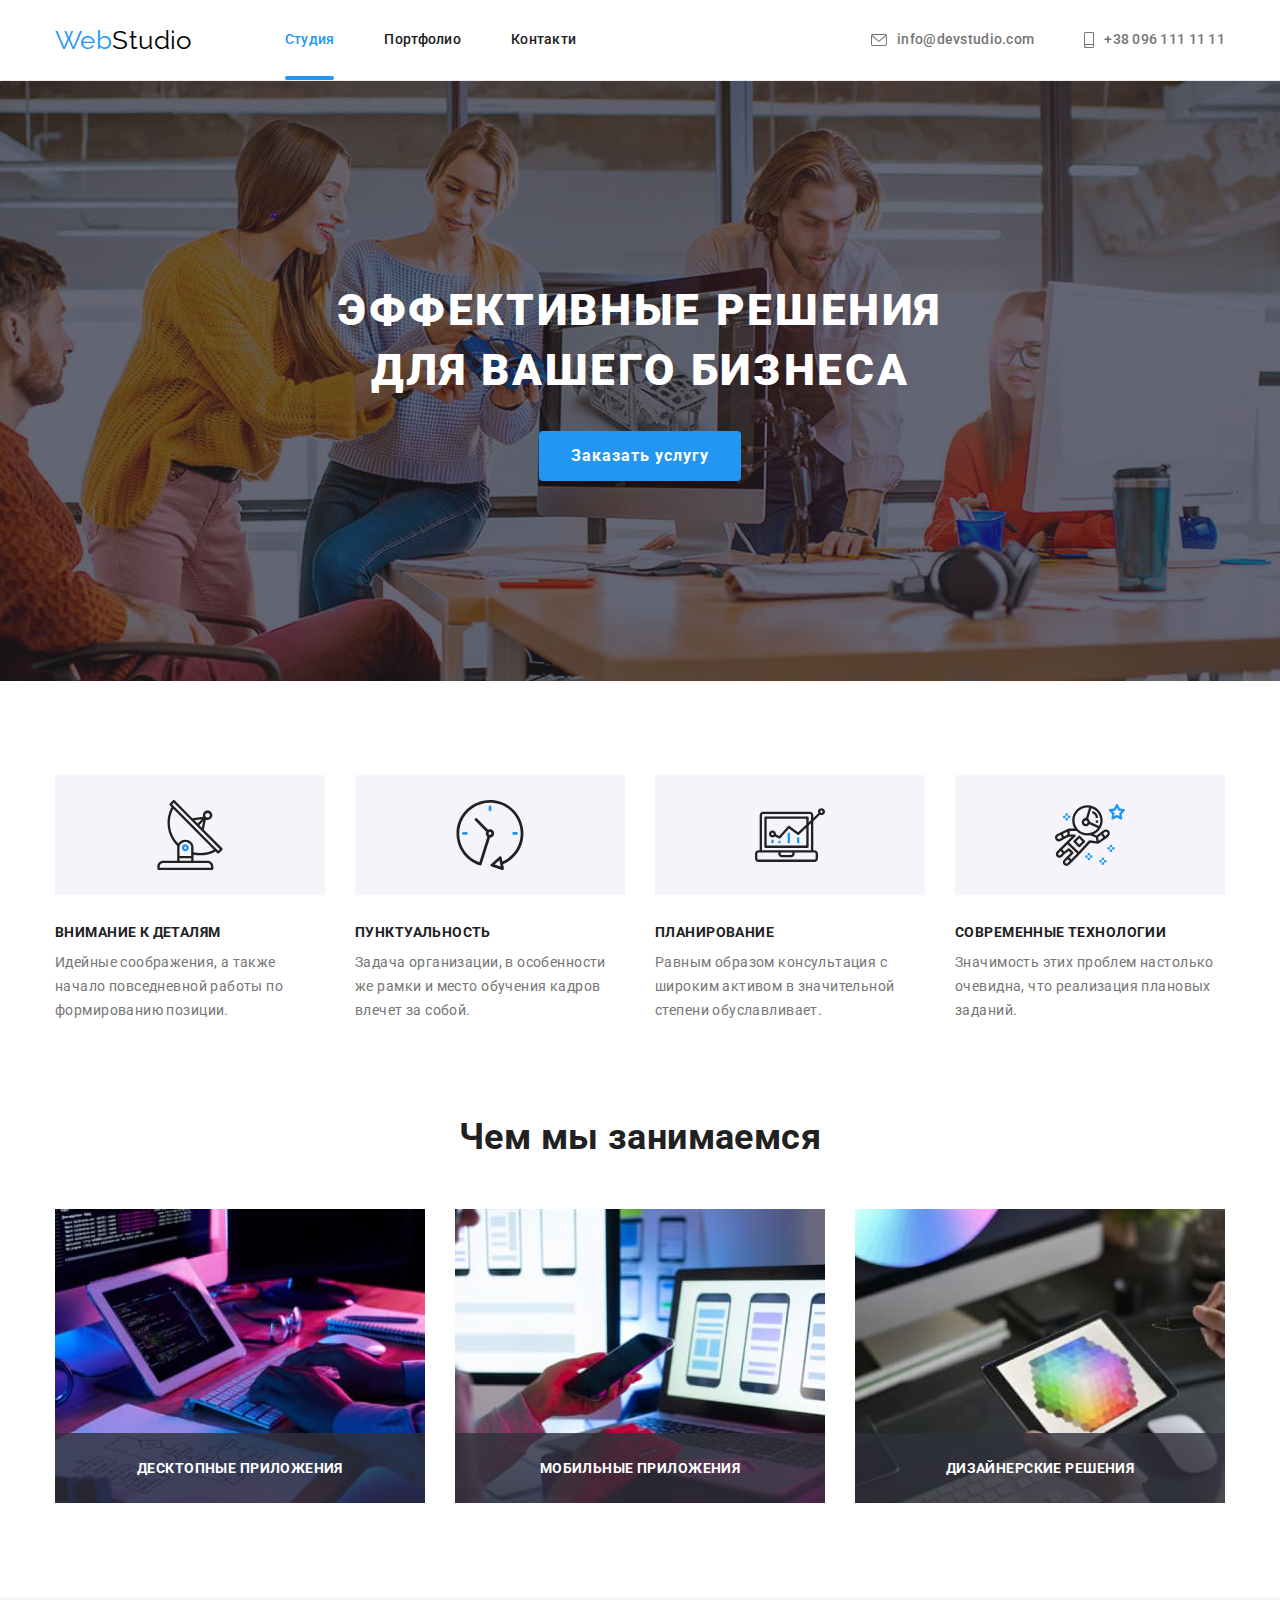
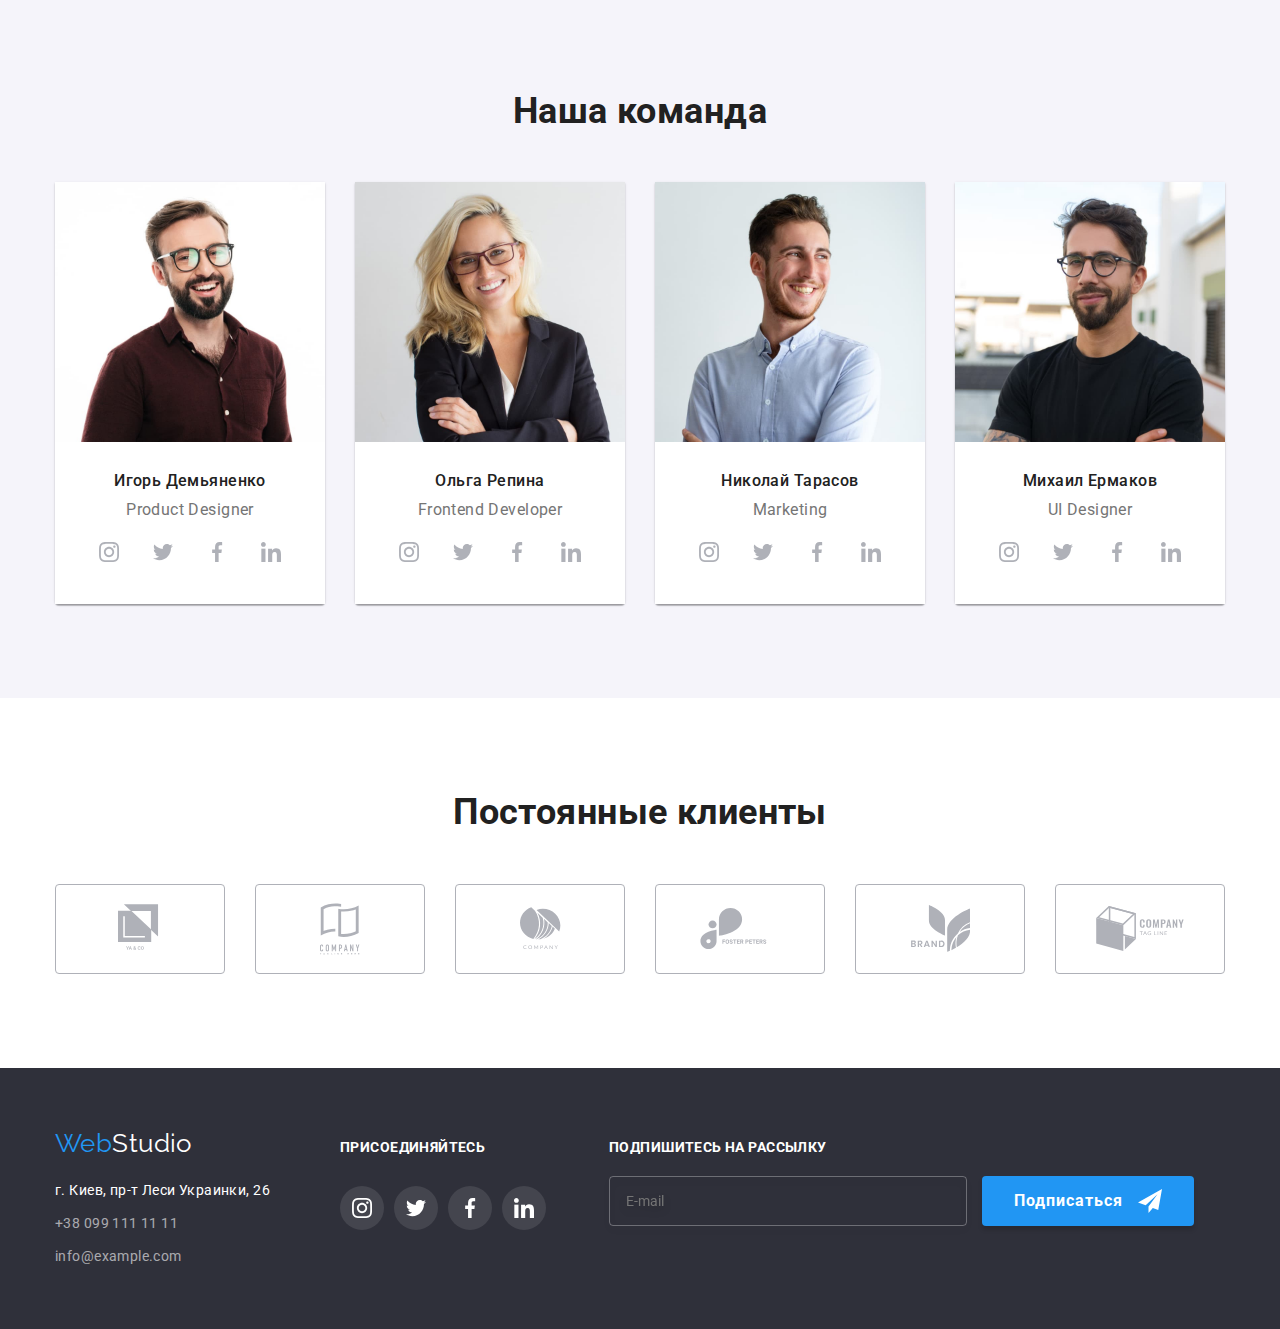
<file: index.html>
<!DOCTYPE html>
<html lang="ru">
  <head>
    <meta charset="UTF-8" />
    <meta http-equiv="X-UA-Compatible" content="IE=edge" />
    <meta name="viewport" content="width=device-width, initial-scale=1.0" />
    <title>goit-markup-hw-01</title>
    <link rel="preconnect" href="https://fonts.gstatic.com" />
    <link
      href="https://fonts.googleapis.com/css2?family=Raleway:wght@700&family=Roboto:wght@400;500;700;900&display=swap"
      rel="stylesheet"
    />
    <link
      rel="stylesheet"
      href="https://cdnjs.cloudflare.com/ajax/libs/modern-normalize/1.0.0/modern-normalize.css"
    />
    <link rel="stylesheet" href="./css/styles.css" />
  </head>

  <body>
    <header class="header">
      <div class="container header-cont">
        <a href="./index.html" class="logo"
          >Web<span class="logo-span">Studio</span></a
        >
        <nav class="nav">
          <ul class="site-nav">
            <li class="item">
              <a href="./index.html" class="link current">Студия</a>
            </li>
            <li class="item">
              <a href="./portfolio.html" class="link">Портфолио</a>
            </li>
            <li class="item"><a href="" class="link">Контакти</a></li>
          </ul>
        </nav>
        <ul class="contacts-header">
          <li class="item">
            <a href="mailto:info@devstudio.com" class="mail">
              <svg class="icon-mail-svg" width="16" height="12">
                <use href="./images/svg/symbol-defs.svg#icon-mail"></use>
              </svg>
              info@devstudio.com</a
            >
          </li>
          <li class="item">
            <a href="tel:+380961111111" class="tel">
              <svg class="icon-tel-svg" width="10" height="16">
                <use href="./images/svg/symbol-defs.svg#icon-phone"></use>
              </svg>
              +38 096 111 11 11</a
            >
          </li>
        </ul>
      </div>
    </header>
    <main>
      <!--секція герой-->
      <section class="hero">
        <div class="container hero-cont">
          <h1 class="hero-title">Эффективные решения для вашего бизнеса</h1>
          <button type="button" class="button hero-btn" data-modal-open>
            Заказать услугу
          </button>
        </div>
      </section>
      <!--секція принципи роботи-->
      <section class="section principles">
        <div class="container">
          <h2 class="hidden">Принципы работы</h2>
          <ul class="principles-list">
            <li class="item anthena">
              <h3 class="section-title">Внимание к деталям</h3>
              <p>
                Идейные соображения, а также начало повседневной работы по
                формированию позиции.
              </p>
            </li>
            <li class="item clock-icon">
              <h3 class="section-title">Пунктуальность</h3>
              <p>
                Задача организации, в особенности же рамки и место обучения
                кадров влечет за собой.
              </p>
            </li>
            <li class="item diagram-icon">
              <h3 class="section-title">Планирование</h3>
              <p>
                Равным образом консультация с широким активом в значительной
                степени обуславливает.
              </p>
            </li>
            <li class="item astronaut-icon">
              <h3 class="section-title">Современные технологии</h3>
              <p>
                Значимость этих проблем настолько очевидна, что реализация
                плановых заданий.
              </p>
            </li>
          </ul>
        </div>
      </section>
      <!--секція перелік послуг-->
      <section class="section about">
        <div class="container about-cont">
          <h2 class="section-title">Чем мы занимаемся</h2>
          <ul class="list-about">
            <li class="item">
              <img
                src="./images/box-1.jpg"
                width="370"
                height="294"
                alt="Написання коду"
              />
              <div class="overlay">
                <h3 class="img-title">Десктопные приложения</h3>
              </div>
            </li>
            <li class="item">
              <img
                src="./images/box-2.jpg"
                width="370"
                height="294"
                alt="Дизайн екранів"
              />
              <div class="overlay">
                <h3 class="img-title">Мобильные приложения</h3>
              </div>
            </li>
            <li class="item">
              <img
                src="./images/box-3.jpg"
                width="370"
                height="294"
                alt="Оформлення кольором"
              />
              <div class="overlay">
                <h3 class="img-title">Дизайнерские решения</h3>
              </div>
            </li>
          </ul>
        </div>
      </section>
      <!--секція команда-->
      <section class="section-team">
        <div class="container">
          <h2 class="section-title">Наша команда</h2>
          <ul class="team-list">
            <li class="item">
              <img
                src="./images/img-1.jpg"
                width="270"
                height="260"
                alt="Игорь Демьяненко"
              />
              <div class="team-label">
                <h3 class="section-title team-title">Игорь Демьяненко</h3>
                <p lang="en">Product Designer</p>
                <ul class="list social-icons">
                  <li class="social-icons-item">
                    <a
                      href=""
                      class="social-icons-link"
                      target="_blank"
                      rel="noopener noreferrer"
                    >
                      <svg class="social-icons-svg">
                        <use
                          href="./images/svg/symbol-defs.svg#icon-instagram"
                        ></use>
                      </svg>
                    </a>
                  </li>
                  <li class="social-icons-item">
                    <a
                      href=""
                      class="social-icons-link"
                      target="_blank"
                      rel="noopener noreferrer"
                    >
                      <svg class="social-icons-svg">
                        <use
                          href="./images/svg/symbol-defs.svg#icon-twitter"
                        ></use>
                      </svg>
                    </a>
                  </li>
                  <li class="social-icons-item">
                    <a
                      href=""
                      class="social-icons-link"
                      target="_blank"
                      rel="noopener noreferrer"
                    >
                      <svg class="social-icons-svg">
                        <use
                          href="./images/svg/symbol-defs.svg#icon-facebook"
                        ></use>
                      </svg>
                    </a>
                  </li>
                  <li class="social-icons-item">
                    <a
                      href=""
                      class="social-icons-link"
                      target="_blank"
                      rel="noopener noreferrer"
                    >
                      <svg class="social-icons-svg">
                        <use
                          href="./images/svg/symbol-defs.svg#icon-linkedin"
                        ></use>
                      </svg>
                    </a>
                  </li>
                </ul>
              </div>
            </li>
            <li class="item">
              <img
                src="./images/img-2.jpg"
                width="270"
                height="260"
                alt="Ольга Репина"
              />
              <div class="team-label">
                <h3 class="section-title team-title">Ольга Репина</h3>
                <p lang="en">Frontend Developer</p>
                <ul class="list social-icons">
                  <li class="social-icons-item">
                    <a
                      href=""
                      class="social-icons-link"
                      target="_blank"
                      rel="noopener noreferrer"
                    >
                      <svg class="social-icons-svg">
                        <use
                          href="./images/svg/symbol-defs.svg#icon-instagram"
                        ></use>
                      </svg>
                    </a>
                  </li>
                  <li class="social-icons-item">
                    <a
                      href=""
                      class="social-icons-link"
                      target="_blank"
                      rel="noopener noreferrer"
                    >
                      <svg class="social-icons-svg">
                        <use
                          href="./images/svg/symbol-defs.svg#icon-twitter"
                        ></use>
                      </svg>
                    </a>
                  </li>
                  <li class="social-icons-item">
                    <a
                      href=""
                      class="social-icons-link"
                      target="_blank"
                      rel="noopener noreferrer"
                    >
                      <svg class="social-icons-svg">
                        <use
                          href="./images/svg/symbol-defs.svg#icon-facebook"
                        ></use>
                      </svg>
                    </a>
                  </li>
                  <li class="social-icons-item">
                    <a
                      href=""
                      class="social-icons-link"
                      target="_blank"
                      rel="noopener noreferrer"
                    >
                      <svg class="social-icons-svg">
                        <use
                          href="./images/svg/symbol-defs.svg#icon-linkedin"
                        ></use>
                      </svg>
                    </a>
                  </li>
                </ul>
              </div>
            </li>
            <li class="item">
              <img
                src="./images/img-3.jpg"
                width="270"
                height="260"
                alt="Николай Тарасов"
              />
              <div class="team-label">
                <h3 class="section-title team-title">Николай Тарасов</h3>
                <p lang="en">Marketing</p>
                <ul class="list social-icons">
                  <li class="social-icons-item">
                    <a
                      href=""
                      class="social-icons-link"
                      target="_blank"
                      rel="noopener noreferrer"
                    >
                      <svg class="social-icons-svg">
                        <use
                          href="./images/svg/symbol-defs.svg#icon-instagram"
                        ></use>
                      </svg>
                    </a>
                  </li>
                  <li class="social-icons-item">
                    <a
                      href=""
                      class="social-icons-link"
                      target="_blank"
                      rel="noopener noreferrer"
                    >
                      <svg class="social-icons-svg">
                        <use
                          href="./images/svg/symbol-defs.svg#icon-twitter"
                        ></use>
                      </svg>
                    </a>
                  </li>
                  <li class="social-icons-item">
                    <a
                      href=""
                      class="social-icons-link"
                      target="_blank"
                      rel="noopener noreferrer"
                    >
                      <svg class="social-icons-svg">
                        <use
                          href="./images/svg/symbol-defs.svg#icon-facebook"
                        ></use>
                      </svg>
                    </a>
                  </li>
                  <li class="social-icons-item">
                    <a
                      href=""
                      class="social-icons-link"
                      target="_blank"
                      rel="noopener noreferrer"
                    >
                      <svg class="social-icons-svg">
                        <use
                          href="./images/svg/symbol-defs.svg#icon-linkedin"
                        ></use>
                      </svg>
                    </a>
                  </li>
                </ul>
              </div>
            </li>
            <li class="item">
              <img
                src="./images/img-4.jpg"
                width="270"
                height="260"
                alt="Михаил Ермаков"
              />
              <div class="team-label">
                <h3 class="section-title team-title">Михаил Ермаков</h3>
                <p lang="en">UI Designer</p>
                <ul class="list social-icons">
                  <li class="social-icons-item">
                    <a
                      href=""
                      class="social-icons-link"
                      target="_blank"
                      rel="noopener noreferrer"
                    >
                      <svg class="social-icons-svg">
                        <use
                          href="./images/svg/symbol-defs.svg#icon-instagram"
                        ></use>
                      </svg>
                    </a>
                  </li>
                  <li class="social-icons-item">
                    <a
                      href=""
                      class="social-icons-link"
                      target="_blank"
                      rel="noopener noreferrer"
                    >
                      <svg class="social-icons-svg">
                        <use
                          href="./images/svg/symbol-defs.svg#icon-twitter"
                        ></use>
                      </svg>
                    </a>
                  </li>
                  <li class="social-icons-item">
                    <a
                      href=""
                      class="social-icons-link"
                      target="_blank"
                      rel="noopener noreferrer"
                    >
                      <svg class="social-icons-svg">
                        <use
                          href="./images/svg/symbol-defs.svg#icon-facebook"
                        ></use>
                      </svg>
                    </a>
                  </li>
                  <li class="social-icons-item">
                    <a
                      href=""
                      class="social-icons-link"
                      target="_blank"
                      rel="noopener noreferrer"
                    >
                      <svg class="social-icons-svg">
                        <use
                          href="./images/svg/symbol-defs.svg#icon-linkedin"
                        ></use>
                      </svg>
                    </a>
                  </li>
                </ul>
              </div>
            </li>
          </ul>
        </div>
      </section>
      <!--партнери-->
      <section class="partners">
        <div class="container partners-cont">
          <h2 class="section-title">Постоянные клиенты</h2>
          <ul class="partners-list">
            <li class="item">
              <a href="" class="partners-list-link">
                <svg class="icon-partners" width="44.27" height="49.23">
                  <use href="./images/svg/symbol-defs.svg#icon-logo-1"></use>
                </svg>
              </a>
            </li>
            <li class="item">
              <a href="" class="partners-list-link">
                <svg class="icon-partners" width="40" height="52">
                  <use href="./images/svg/symbol-defs.svg#icon-logo-2"></use>
                </svg>
              </a>
            </li>
            <li class="item">
              <a href="" class="partners-list-link">
                <svg class="icon-partners" width="41" height="42.6">
                  <use href="./images/svg/symbol-defs.svg#icon-logo-3"></use>
                </svg>
              </a>
            </li>
            <li class="item">
              <a href="" class="partners-list-link">
                <svg class="icon-partners" width="79.66" height="42.02">
                  <use href="./images/svg/symbol-defs.svg#icon-logo-4"></use>
                </svg>
              </a>
            </li>
            <li class="item">
              <a href="" class="partners-list-link">
                <svg class="icon-partners" width="59" height="47">
                  <use href="./images/svg/symbol-defs.svg#icon-logo-5"></use>
                </svg>
              </a>
            </li>
            <li class="item">
              <a href="" class="partners-list-link">
                <svg class="icon-partners" width="88.48" height="45.44">
                  <use href="./images/svg/symbol-defs.svg#icon-logo-6"></use>
                </svg>
              </a>
            </li>
          </ul>
        </div>
      </section>
    </main>
    <!--футер-->
    <footer class="footer">
      <div class="container footer-cont">
        <div>
          <a href="./index.html" class="logo footer-logo"
            >Web<span class="logo-span-footer">Studio</span></a
          >
          <address class="address">
            <ul class="address-list">
              <li class="item">
                <a
                  href="https://goo.gl/maps/Q8eix4cUSPxJvjgE8"
                  target="_blank"
                  rel="noopener noreferrer"
                  class="address-link office"
                  >г. Киев, пр-т Леси Украинки, 26</a
                >
              </li>
              <li class="item">
                <a href="tel:+380991111111" class="address-link"
                  >+38 099 111 11 11</a
                >
              </li>
              <li class="item">
                <a href="mailto:info@example.com" class="address-link"
                  >info@example.com</a
                >
              </li>
            </ul>
          </address>
        </div>
        <div>
          <p class="join-us">присоединяйтесь</p>
          <ul class="list social-icons socialmedia">
            <li class="social-icons-item">
              <a
                href=""
                class="social-icons-link"
                target="_blank"
                rel="noopener noreferrer"
              >
                <svg class="sm-icons-svg">
                  <use href="./images/svg/symbol-defs.svg#icon-instagram"></use>
                </svg>
              </a>
            </li>
            <li class="social-icons-item">
              <a
                href=""
                class="social-icons-link"
                target="_blank"
                rel="noopener noreferrer"
              >
                <svg class="sm-icons-svg">
                  <use href="./images/svg/symbol-defs.svg#icon-twitter"></use>
                </svg>
              </a>
            </li>
            <li class="social-icons-item">
              <a
                href=""
                class="social-icons-link"
                target="_blank"
                rel="noopener noreferrer"
              >
                <svg class="sm-icons-svg">
                  <use href="./images/svg/symbol-defs.svg#icon-facebook"></use>
                </svg>
              </a>
            </li>
            <li class="social-icons-item">
              <a
                href=""
                class="social-icons-link"
                target="_blank"
                rel="noopener noreferrer"
              >
                <svg class="sm-icons-svg">
                  <use href="./images/svg/symbol-defs.svg#icon-linkedin"></use>
                </svg>
              </a>
            </li>
          </ul>
        </div>
        <div class="subscribe">
          <form
            class="subscribe-form"
            name="join_us_form"
            autocomplete="on"
            novalidate
          >
            <label class="subscribe-label join-us" for="e-mail"
              >Подпишитесь на рассылку</label
            >
            <div>
              <input
                class="subscribe-input"
                type="email"
                name="email"
                id="e-mail"
                placeholder="E-mail"
              />

              <button type="submit" class="button hero-btn send-btn">
                Подписаться
                <svg class="send-svg">
                  <use href="./images/svg/symbol-defs.svg#icon-send"></use>
                </svg>
              </button>
            </div>
          </form>
        </div>
      </div>
    </footer>
    <div class="backdrop is-hidden" data-modal>
      <div class="modal">
        <form class="modal-form" name="order_form" autocomplete="on" novalidate>
          <button class="modal-btn-close" data-modal-close>
            <svg class="close-icons-svg">
              <use href="./images/svg/symbol-defs.svg#icon-close-black"></use>
            </svg>
          </button>

          <label class="modal-title"
            >Оставьте свои данные, мы вам перезвоним</label
          >
          <label class="modal-label" for="user_name"> Имя </label>
          <div class="inputs">
            <input
              class="input"
              type="text"
              name="user_name"
              id="user_name"
              pattern="^[a-zA-ZА-Яа-яЁё\s]+$"
            />
            <svg class="modal-icons-svg name-svg">
              <use href="./images/svg/symbol-defs.svg#icon-person"></use>
            </svg>
          </div>
          <label class="modal-label" for="tel_form"> Телефон </label>
          <div class="inputs">
            <input
              class="input"
              type="tel"
              name="tel_form"
              id="tel_form"
              pattern="[0-9]{10}"
            />

            <svg class="modal-icons-svg phone-modal">
              <use href="./images/svg/symbol-defs.svg#icon-phone-modal"></use>
            </svg>
          </div>
          <label class="modal-label" for="email_form"> Почта </label>
          <div class="inputs textarea-cont">
            <input
              class="input"
              type="email"
              name="email_form"
              id="email_form"
            />
            <svg class="modal-icons-svg mail-modal">
              <use href="./images/svg/symbol-defs.svg#icon-mail-modal"></use>
            </svg>
          </div>
          <label class="modal-label" for="text_form"> Комментарий </label>
          <div class="inputs">
            <textarea
              class="textarea input"
              id="text_form"
              name="text_form"
              placeholder="Введите текст"
            ></textarea>
          </div>
          <!--<svg class="check-icons-svg">
            <use href="./images/svg/symbol-defs.svg#icon-check"></use>
          </svg>-->
          <div class="checkbox-cont">
            <input
              type="checkbox"
              name="user-checkbox"
              class="checkbox visually-hidden"
              id="checkbox"
            />
            <label class="checkbox-label" for="checkbox"
              >Соглашаюсь с рассылкой и принимаю
              <a
                href="#"
                class="checkbox-link"
                target="_blank"
                rel="noopener noreferrer"
                >Условия договора</a
              ></label
            >
          </div>
          <button type="submit" class="button hero-btn">Отправить</button>
        </form>
      </div>
    </div>
    <script src="./modal.js"></script>
  </body>
</html>
</file>
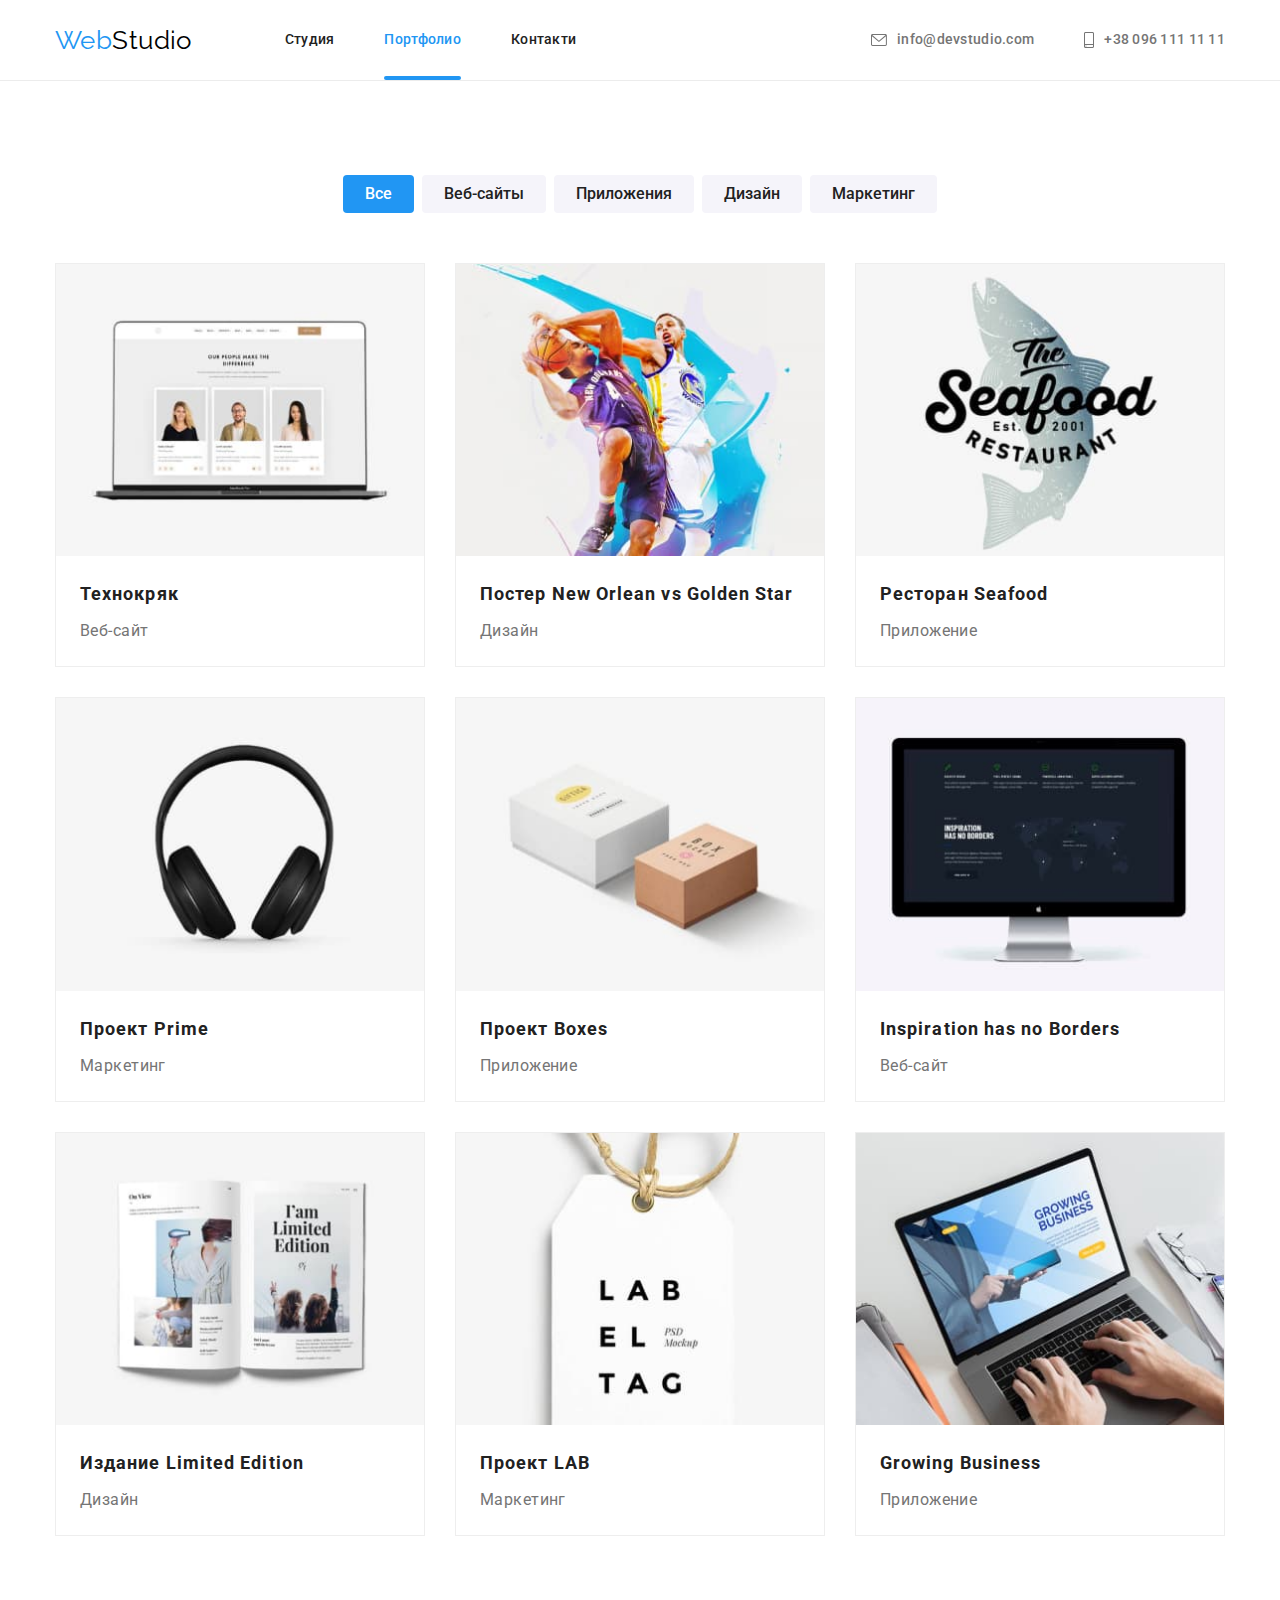
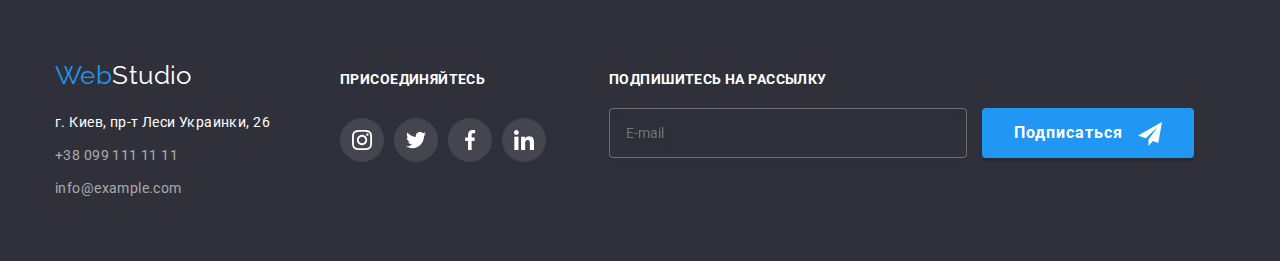
<file: portfolio.html>
<!DOCTYPE html>
<html lang="ru">
  <head>
    <meta charset="UTF-8" />
    <meta http-equiv="X-UA-Compatible" content="IE=edge" />
    <meta name="viewport" content="width=device-width, initial-scale=1.0" />
    <link rel="preconnect" href="https://fonts.gstatic.com" />
    <link
      href="https://fonts.googleapis.com/css2?family=Raleway:wght@700&family=Roboto:wght@400;500;700;900&display=swap"
      rel="stylesheet"
    />
    <link
      rel="stylesheet"
      href="https://cdnjs.cloudflare.com/ajax/libs/modern-normalize/1.0.0/modern-normalize.css"
    />
    <link rel="stylesheet" href="./css/styles.css" />
    <title>Portfolio</title>
  </head>
  <body>
    <header class="header">
      <div class="container header-cont">
        <a href="./index.html" class="logo"
          >Web<span class="logo-span">Studio</span></a
        >
        <nav class="nav">
          <ul class="site-nav">
            <li class="item">
              <a href="./index.html" class="link">Студия</a>
            </li>
            <li class="item">
              <a href="./portfolio.html" class="link current">Портфолио</a>
            </li>
            <li class="item"><a href="" class="link">Контакти</a></li>
          </ul>
        </nav>
        <ul class="contacts-header">
          <li class="item">
            <a href="mailto:info@devstudio.com" class="mail">
              <svg class="icon-mail-svg" width="16" height="12">
                <use href="./images/svg/symbol-defs.svg#icon-mail"></use>
              </svg>
              info@devstudio.com</a
            >
          </li>
          <li class="item">
            <a href="tel:+380961111111" class="tel">
              <svg class="icon-tel-svg" width="10" height="16">
                <use href="./images/svg/symbol-defs.svg#icon-phone"></use>
              </svg>
              +38 096 111 11 11</a
            >
          </li>
        </ul>
      </div>
    </header>
    <main>
      <section class="section portfolio">
        <div class="container">
          <h1 class="hidden">Портфолио</h1>
          <ul class="filter-list">
            <li class="item">
              <button type="button" class="button filter-btn all">Все</button>
            </li>
            <li class="item">
              <button type="button" class="button filter-btn">Веб-сайты</button>
            </li>
            <li class="item">
              <button type="button" class="button filter-btn">
                Приложения
              </button>
            </li>
            <li class="item">
              <button type="button" class="button filter-btn">Дизайн</button>
            </li>
            <li class="item">
              <button type="button" class="button filter-btn">Маркетинг</button>
            </li>
          </ul>
          <ul class="portfolio-list">
            <li class="item flex-element">
              <a href="" class="portfolio-link">
                <div class="pf-overlay">
                  <img
                    src="images/portfolio/project-1.jpg"
                    width="370"
                    height="294"
                    alt="Ноутбук с запущенным веб-сайтом"
                  />

                  <p class="text-overlay">
                    Технокряк это современная площадка распространения
                    коронавируса. Компании используют эту платформу для
                    цифрового шпионажа и атак на защищённые сервера конкурентов.
                  </p>
                </div>
                <div class="label">
                  <h2 class="section-title">Технокряк</h2>
                  <p>Веб-сайт</p>
                </div>
              </a>
            </li>
            <li class="item flex-element">
              <a href="" class="portfolio-link">
                <div class="pf-overlay">
                  <img
                    src="images/portfolio/project-2.jpg"
                    width="370"
                    height="294"
                    alt="Два баскетболиста"
                  />

                  <p class="text-overlay">
                    Lorem ipsum dolor sit amet consectetur adipisicing elit.
                    Nisi aut laborum recusandae sapiente necessitatibus,
                    doloremque laudantium, similique sunt maxime sit est. Vitae
                    qui recusandae quas saepe nesciunt architecto delectus
                    ipsam.
                  </p>
                </div>
                <div class="label">
                  <h2 class="section-title">
                    Постер <span lang="en">New Orlean vs Golden Star</span>
                  </h2>
                  <p>Дизайн</p>
                </div>
              </a>
            </li>
            <li class="item flex-element">
              <a href="" class="portfolio-link">
                <div class="pf-overlay">
                  <img
                    src="images/portfolio/project-3.jpg"
                    width="370"
                    height="294"
                    alt="Риба эмблема ресторана"
                  />

                  <p class="text-overlay">
                    Lorem ipsum dolor sit amet consectetur adipisicing elit.
                    Nisi aut laborum recusandae sapiente necessitatibus,
                    doloremque laudantium, similique sunt maxime sit est. Vitae
                    qui recusandae quas saepe nesciunt architecto delectus
                    ipsam.
                  </p>
                </div>
                <div class="label">
                  <h2 class="section-title">
                    Ресторан <span lang="en">Seafood</span>
                  </h2>
                  <p>Приложение</p>
                </div>
              </a>
            </li>
            <li class="item flex-element">
              <a href="" class="portfolio-link">
                <div class="pf-overlay">
                  <img
                    src="images/portfolio/project-4.jpg"
                    width="370"
                    height="294"
                    alt="Наушники"
                  />

                  <p class="text-overlay">
                    Lorem ipsum dolor sit amet consectetur adipisicing elit.
                    Nisi aut laborum recusandae sapiente necessitatibus,
                    doloremque laudantium, similique sunt maxime sit est. Vitae
                    qui recusandae quas saepe nesciunt architecto delectus
                    ipsam.
                  </p>
                </div>
                <div class="label">
                  <h2 class="section-title">
                    Проект <span lang="en">Prime</span>
                  </h2>
                  <p>Маркетинг</p>
                </div>
              </a>
            </li>
            <li class="item flex-element">
              <a href="" class="portfolio-link">
                <div class="pf-overlay">
                  <img
                    src="images/portfolio/project-5.jpg"
                    width="370"
                    height="294"
                    alt="Коробки"
                  />

                  <p class="text-overlay">
                    Lorem ipsum dolor sit amet consectetur adipisicing elit.
                    Nisi aut laborum recusandae sapiente necessitatibus,
                    doloremque laudantium, similique sunt maxime sit est. Vitae
                    qui recusandae quas saepe nesciunt architecto delectus
                    ipsam.
                  </p>
                </div>
                <div class="label">
                  <h2 class="section-title">
                    Проект <span lang="en">Boxes</span>
                  </h2>
                  <p>Приложение</p>
                </div>
              </a>
            </li>
            <li class="item flex-element">
              <a href="" class="portfolio-link">
                <div class="pf-overlay">
                  <img
                    src="images/portfolio/project-6.jpg"
                    width="370"
                    height="294"
                    alt="Компьютер с запущенным веб-сайтом"
                  />

                  <p class="text-overlay">
                    Lorem ipsum dolor sit amet consectetur adipisicing elit.
                    Nisi aut laborum recusandae sapiente necessitatibus,
                    doloremque laudantium, similique sunt maxime sit est. Vitae
                    qui recusandae quas saepe nesciunt architecto delectus
                    ipsam.
                  </p>
                </div>
                <div class="label">
                  <h2 lang="en" class="section-title">
                    Inspiration has no Borders
                  </h2>
                  <p>Веб-сайт</p>
                </div>
              </a>
            </li>
            <li class="item flex-element">
              <a href="" class="portfolio-link">
                <div class="pf-overlay">
                  <img
                    src="images/portfolio/project-7.jpg"
                    width="370"
                    height="294"
                    alt="Книга"
                  />

                  <p class="text-overlay">
                    Lorem ipsum dolor sit amet consectetur adipisicing elit.
                    Nisi aut laborum recusandae sapiente necessitatibus,
                    doloremque laudantium, similique sunt maxime sit est. Vitae
                    qui recusandae quas saepe nesciunt architecto delectus
                    ipsam.
                  </p>
                </div>
                <div class="label">
                  <h2 class="section-title">
                    Издание <span lang="en">Limited Edition</span>
                  </h2>
                  <p>Дизайн</p>
                </div>
              </a>
            </li>
            <li class="item flex-element">
              <a href="" class="portfolio-link">
                <div class="pf-overlay">
                  <img
                    src="images/portfolio/project-8.jpg"
                    width="370"
                    height="294"
                    alt="Лейба"
                  />

                  <p class="text-overlay">
                    Lorem ipsum dolor sit amet consectetur adipisicing elit.
                    Nisi aut laborum recusandae sapiente necessitatibus,
                    doloremque laudantium, similique sunt maxime sit est. Vitae
                    qui recusandae quas saepe nesciunt architecto delectus
                    ipsam.
                  </p>
                </div>
                <div class="label">
                  <h2 class="section-title">
                    Проект <span lang="en">LAB</span>
                  </h2>
                  <p>Маркетинг</p>
                </div>
              </a>
            </li>
            <li class="item flex-element">
              <a href="" class="portfolio-link">
                <div class="pf-overlay">
                  <img
                    src="images/portfolio/project-9.jpg"
                    width="370"
                    height="294"
                    alt="Ноутбук с запущенным приложением"
                  />

                  <p class="text-overlay">
                    Lorem ipsum dolor sit amet consectetur adipisicing elit.
                    Nisi aut laborum recusandae sapiente necessitatibus,
                    doloremque laudantium, similique sunt maxime sit est. Vitae
                    qui recusandae quas saepe nesciunt architecto delectus
                    ipsam.
                  </p>
                </div>
                <div class="label">
                  <h2 lang="en" class="section-title">Growing Business</h2>
                  <p>Приложение</p>
                </div>
              </a>
            </li>
          </ul>
        </div>
      </section>
    </main>

    <!--футер-->
    <footer class="footer">
      <div class="container footer-cont">
        <div>
          <a href="./index.html" class="logo footer-logo"
            >Web<span class="logo-span-footer">Studio</span></a
          >
          <address class="address">
            <ul class="address-list">
              <li class="item">
                <a
                  href="https://goo.gl/maps/Q8eix4cUSPxJvjgE8"
                  target="_blank"
                  rel="noopener noreferrer"
                  class="address-link office"
                  >г. Киев, пр-т Леси Украинки, 26</a
                >
              </li>
              <li class="item">
                <a href="tel:+380991111111" class="address-link"
                  >+38 099 111 11 11</a
                >
              </li>
              <li class="item">
                <a href="mailto:info@example.com" class="address-link"
                  >info@example.com</a
                >
              </li>
            </ul>
          </address>
        </div>
        <div>
          <p class="join-us">присоединяйтесь</p>
          <ul class="list social-icons socialmedia">
            <li class="social-icons-item">
              <a
                href=""
                class="social-icons-link"
                target="_blank"
                rel="noopener noreferrer"
              >
                <svg class="sm-icons-svg">
                  <use href="./images/svg/symbol-defs.svg#icon-instagram"></use>
                </svg>
              </a>
            </li>
            <li class="social-icons-item">
              <a
                href=""
                class="social-icons-link"
                target="_blank"
                rel="noopener noreferrer"
              >
                <svg class="sm-icons-svg">
                  <use href="./images/svg/symbol-defs.svg#icon-twitter"></use>
                </svg>
              </a>
            </li>
            <li class="social-icons-item">
              <a
                href=""
                class="social-icons-link"
                target="_blank"
                rel="noopener noreferrer"
              >
                <svg class="sm-icons-svg">
                  <use href="./images/svg/symbol-defs.svg#icon-facebook"></use>
                </svg>
              </a>
            </li>
            <li class="social-icons-item">
              <a
                href=""
                class="social-icons-link"
                target="_blank"
                rel="noopener noreferrer"
              >
                <svg class="sm-icons-svg">
                  <use href="./images/svg/symbol-defs.svg#icon-linkedin"></use>
                </svg>
              </a>
            </li>
          </ul>
        </div>
        <div class="subscribe">
          <form
            class="subscribe-form"
            name="join_us_form"
            autocomplete="on"
            novalidate
          >
            <label class="subscribe-label join-us" for="e-mail"
              >Подпишитесь на рассылку</label
            >
            <div>
              <input
                class="subscribe-input"
                type="email"
                name="email"
                id="e-mail"
                placeholder="E-mail"
              />

              <button type="submit" class="button hero-btn send-btn">
                Подписаться
                <svg class="send-svg">
                  <use href="./images/svg/symbol-defs.svg#icon-send"></use>
                </svg>
              </button>
            </div>
          </form>
        </div>
      </div>
    </footer>
  </body>
</html>
</file>
<file: css/styles.css>
/* основний колір фону #ffffff*/
/*  колір тексту заголовків #212121 */
/*  колір тексту абзаців #757575 */
/* акцентні кольори: блакитний- #2196F3; білий-#FFFFFF */
/* футер - background: #2F303A; */
/* команда, кнопки фільтру- background: #F5F4FA */
/* рамки- border: 1px solid #EEEEEE; */
/*герой - background: #C4C4C4;*/
:root {
  --primary-text-color: #757575;
  --hero-bg-color: #c4c4c4;
  --title-text-color: #212121;
  --accent-color: #2196f3;
  --white-color: #ffffff;
  --secondary-bg-color: #f5f4fa;
  --darck-bg-color: #2f303a;
  --icon-color: #afb1b8;

  --main-font: "Roboto", sans-serif;
  --logo-font: "Raleway", sans-serif;
}

html {
  box-sizing: border-box;
}
*,
* ::before,
* ::after {
  box-sizing: inherit;
}
body {
  background: var(--white-color);
  color: var(--primary-text-color);
  font-family: var(--main-font);
  font-size: 14px;
  line-height: 1.71;
  letter-spacing: 0.03em;
  margin: 0;
}
ul {
  list-style: none;
}
button {
  cursor: pointer;
}
h1,
h2,
h3,
h4,
h5,
h6,
p,
ul {
  margin: 0;
}
img {
  display: block;
  max-width: 100%;
  height: auto;
}
.hidden {
  visibility: hidden;
  height: 0;
}
.container {
  width: 1200px;
  padding-right: 15px;
  padding-left: 15px;
  margin-left: auto;
  margin-right: auto;
}
/* site-nav */

.header {
  border: 1px solid #ececec;
  border-top: none;
  border-left: none;
  border-right: none;
}
.header-cont {
  align-items: center;
}

.header-cont,
.site-nav {
  display: flex;
}
.site-nav,
.contacts-header {
  padding-inline-start: 0px;
}

.site-nav .link {
  display: block;
  padding-top: 32px;
  padding-bottom: 32px;
  position: relative;

  transition: color 250ms cubic-bezier(0.4, 0, 0.2, 1);

  color: var(--title-text-color);
  text-decoration: none;
  font-weight: 500;
  font-size: 14px;
  line-height: 1.14;
  letter-spacing: 0.02em;
}
.site-nav .link:hover,
.site-nav .link:focus {
  color: var(--accent-color);
}
.site-nav .link.current::after {
  content: "";
  display: block;
  width: 100%;
  height: 4px;
  position: absolute;
  left: 0;
  bottom: 0;
  background: var(--accent-color);
  border-radius: 2px;
}
.site-nav .link.current {
  color: var(--accent-color);
}
.site-nav .item + .item,
.contacts-header .item + .item {
  margin-left: 50px;
}
.logo {
  padding-top: 24px;
  padding-bottom: 24px;
  margin-right: 93px;
  display: block;

  font-family: var(--logo-font);
  font-size: 26px;
  line-height: 1.19;
  color: var(--accent-color);
  text-decoration: none;
}
.logo-span {
  color: #000000;
}
.contacts-header {
  display: flex;
  margin-left: auto;
}

.mail,
.tel {
  display: flex;
  align-items: center;
  padding-top: 32px;
  padding-bottom: 32px;

  transition: color 250ms cubic-bezier(0.4, 0, 0.2, 1);

  color: var(--primary-text-color);
  text-decoration: none;
  font-weight: 500;
  font-size: 14px;
  line-height: 1.14;
  letter-spacing: 0.02em;
}
.tel:hover,
.tel:focus,
.mail:hover,
.mail:focus {
  color: var(--accent-color);
}

.icon-tel-svg,
.icon-mail-svg {
  object-position: bottom;
  margin-right: 10px;
  fill: currentColor;
}
/* hero */

.hero {
  padding-top: 200px;
  padding-bottom: 200px;

  margin-left: auto;
  margin-right: auto;

  background: var(--hero-bg-color);
  color: var(--white-color);
  text-align: center;

  max-width: 1600px;
  height: 600px;

  background-image: linear-gradient(
      rgba(47, 48, 58, 0.4),
      rgba(47, 48, 58, 0.4)
    ),
    url(../images/bg-img/hero-img.jpg);
  background-repeat: no-repeat;
  background-position: center;
}

/*.hero-cont {
  align-items: center;
}*/

.hero-title {
  width: 696px;
  margin-left: auto;
  margin-right: auto;
  margin-bottom: 30px;

  font-weight: 900;
  font-size: 44px;
  line-height: 1.36;
  letter-spacing: 0.06em;
  text-transform: uppercase;
}
.hero-btn {
  margin-left: auto;
  margin-right: auto;

  border: none;
  border-radius: 4px;
  overflow: hidden;
  box-shadow: 0px 4px 4px rgba(0, 0, 0, 0.15);
  padding: 10px 32px;

  background-color: var(--accent-color);
  font-size: 16px;
  line-height: 1.87;
  font-weight: bold;
  text-align: center;
  letter-spacing: 0.06em;
  color: var(--white-color);
}
/* main */

.section-title {
  margin-bottom: 50px;

  color: var(--title-text-color);
  font-size: 36px;
  line-height: 1.16;
  text-align: center;
}

/* section-principles*/
.principles {
  padding-top: 94px;
  padding-bottom: 94px;
}

.principles .section-title {
  margin-bottom: 10px;

  font-size: 14px;
  line-height: 1.14;
  text-transform: uppercase;
  text-align: left;
}
.principles-list {
  display: flex;
  padding-inline-start: 0px;
}
.principles-list .item {
  width: 270px;
}
.principles-list .item + .item {
  margin-left: 30px;
}

.principles-list .item::before {
  content: "";
  display: block;

  background-size: contain;
  background-position: center;
  background-repeat: no-repeat;
  width: 270px;
  height: 120px;
  background-size: 70px;
  margin-bottom: 30px;
  background-color: var(--secondary-bg-color);
}
.anthena::before {
  background-image: url(../images/svg/antenna-icon.svg);
}
.clock-icon::before {
  background-image: url(../images/svg/clock-icon.svg);
}

.diagram-icon::before {
  background-image: url(../images/svg/diagram-icon.svg);
}
.astronaut-icon::before {
  background-image: url(../images/svg/astronaut-icon.svg);
}
/* section-about*/
.about {
  padding-top: 0;
  padding-bottom: 94px;
}
.list-about {
  display: flex;
  padding-inline-start: 0px;
}

.list-about .item + .item {
  margin-left: 30px;
}
.list-about .item {
  position: relative;
}
.img-title {
  padding-top: 27px;
  padding-bottom: 27px;

  font-weight: bold;
  font-size: 14px;
  line-height: 16px;
  text-align: center;
  letter-spacing: 0.03em;
  text-transform: uppercase;

  color: #ffffff;
}
.overlay {
  display: flex;
  align-items: center;
  justify-content: center;
  position: absolute;
  bottom: 0;
  left: 0;

  background: linear-gradient(rgba(47, 48, 58, 0.8), rgba(47, 48, 58, 0.8));

  width: 100%;
  height: 70px;
}
/* section-team */
.section-team {
  padding-top: 94px;
  padding-bottom: 94px;

  background-color: var(--secondary-bg-color);
  font-size: 16px;
  line-height: 1.18;
  text-align: center;
}
.team-list {
  display: flex;
  padding-inline-start: 0px;
}
.team-list .item {
  width: 270px;
  box-shadow: 0px 1px 3px rgba(0, 0, 0, 0.12), 0px 1px 1px rgba(0, 0, 0, 0.14),
    0px 2px 1px rgba(0, 0, 0, 0.2);
  border-radius: 0px 0px 4px 4px;
}

.team-list .item + .item {
  margin-left: 30px;
}
.team-title {
  margin-bottom: 10px;

  font-weight: 500;
  font-size: 16px;
  line-height: 1.18;
}
.team-list .section-title {
  margin-bottom: 10px;
}
.team-label {
  padding: 30px;

  background-color: var(--white-color);
}
.social-icons {
  display: inline-flex;
  padding-left: 0;
  margin-top: 10px;
}

.social-icons-item:not(:last-child) {
  margin-right: 10px;
}

.social-icons-link {
  display: flex;
  align-items: center;
  justify-content: center;
  width: 44px;
  height: 44px;
  border-radius: 50%;
  color: var(--icon-color);

  transition: background-color 250ms cubic-bezier(0.4, 0, 0.2, 1),
    color 250ms cubic-bezier(0.4, 0, 0.2, 1);
}
.social-icons-link:hover,
.social-icons-link:focus {
  background-color: var(--accent-color);
  color: var(--white-color);
}

/*.social-icons-link:hover .social-icons-svg,
.social-icons-link:focus .social-icons-svg {
  fill: var(--white-color);
}*/

.social-icons-svg {
  width: 20px;
  height: 20px;
  fill: currentColor;
}

/*partners*/
.partners {
  padding-top: 94px;
  padding-bottom: 94px;
}

.partners-list {
  display: flex;
  justify-content: center;
  padding-left: 0;
  align-items: center;
}

.partners-list .item:not(:last-child) {
  margin-right: 30px;
}

.partners-list-link {
  display: flex;
  align-items: center;
  justify-content: center;
  border: 1px solid var(--icon-color);
  box-sizing: border-box;
  border-radius: 4px;
  width: 170px;
  height: 90px;

  color: var(--icon-color);

  transition: color 250ms cubic-bezier(0.4, 0, 0.2, 1),
    border-color 250ms cubic-bezier(0.4, 0, 0.2, 1);
}

/*.partners-list-link:hover .icon-partners,
.partners-list-link:focus .icon-partners {
  fill: var(--accent-color);
}*/

.partners-list-link:hover,
.partners-list-link:focus {
  border-color: var(--accent-color);
  color: var(--accent-color);
}
/*.icon-partners {
  fill: var(--icon-color);
}*/
.icon-partners {
  fill: currentColor;
}
/* footer */
.footer-cont {
  display: flex;
  align-items: baseline;
}
.footer {
  padding-top: 60px;
  padding-bottom: 60px;

  background-color: var(--darck-bg-color);
}
.footer-logo {
  margin-right: 0;
  padding-top: 0px;
  padding-bottom: 0px;
}
.logo-span-footer {
  color: var(--white-color);
}
.address-list {
  display: flex;
  flex-direction: column;
  align-items: left;
  padding-left: 0;
  margin-top: 20px;
}
.address-list .item {
  margin-bottom: 9px;
}
.address-list .item:last-child {
  margin-bottom: 0px;
}
.address-list .address-link {
  color: rgba(255, 255, 255, 0.6);
  font-style: normal;
  text-decoration: none;
}
.address-link.office {
  color: var(--white-color);
}
.address-link {
  transition: color 250ms cubic-bezier(0.4, 0, 0.2, 1);
}
.address-link:hover,
.address-link:focus {
  color: var(--accent-color);
}
.socialmedia {
  margin-left: 70px;
  margin-right: 63px;
  padding-left: 0;
}
.socialmedia .social-icons-link {
  background-color: rgba(255, 255, 255, 0.1);
  transition: background-color 250ms cubic-bezier(0.4, 0, 0.2, 1);
}
.socialmedia .social-icons-link:hover,
.socialmedia .social-icons-link:focus {
  background-color: var(--accent-color);
}
.socialmedia .sm-icons-svg {
  fill: var(--white-color);
  width: 20px;
  height: 20px;
}

.join-us {
  margin-left: 70px;
  padding-left: 0;
  margin-bottom: 20px;

  font-weight: bold;
  font-size: 14px;
  line-height: 1.14;
  text-transform: uppercase;
  font-style: normal;
  color: var(--white-color);
}
.subscribe {
  display: block;
}

.subscribe-input {
  width: 358px;
  height: 50px;
  margin: 0;
  margin-right: 12px;
  padding: 15px 16px 15px 16px;
  min-width: 358px;

  background: transparent;

  border: 1px solid rgba(255, 255, 255, 0.3);
  box-sizing: border-box;
  filter: drop-shadow(0px 4px 4px rgba(0, 0, 0, 0.15));
  border-radius: 4px;
}
.subscribe-input:hover,
.subscribe-input:focus-within {
  border-color: var(--accent-color);
  outline: none;
}
.subscribe-input {
  color: var(--white-color);
}
.subscribe-label {
  margin-left: 0;
  display: flex;
  justify-content: space-between;
  align-items: center;
}
.send-btn {
  display: inline-block;
  align-items: center;
  justify-content: center;
}
.send-svg {
  width: 24px;
  height: 24px;
  margin-left: 10px;
  vertical-align: middle;
}
/* portfoio page */
.portfolio {
  font-size: 16px;
  line-height: 1.87;

  padding-top: 94px;
  padding-bottom: 94px;
}
.portfolio .section-title {
  text-align: left;
  font-size: 18px;
  line-height: 2;
  letter-spacing: 0.06em;
  font-style: normal;
  text-decoration: none;
}
.filter-list {
  display: flex;
  justify-content: center;
  margin-bottom: 50px;
  padding-left: 0;
}

.filter-list .item + .item {
  margin-left: 8px;
}

.filter-btn {
  border: none;
  border-radius: 4px;
  overflow: hidden;
  box-shadow: none;
  padding: 6px 22px;

  transition: background-color 250ms cubic-bezier(0.4, 0, 0.2, 1),
    color 250ms cubic-bezier(0.4, 0, 0.2, 1),
    box-shadow 250ms cubic-bezier(0.4, 0, 0.2, 1);

  color: var(--title-text-color);
  background: var(--secondary-bg-color);
  font-weight: 500;
  line-height: 1.62;
  text-align: center;
}
.filter-btn:hover,
.filter-btn:focus {
  background-color: var(--accent-color);
  color: var(--white-color);
  box-shadow: 0px 3px 1px rgba(0, 0, 0, 0.1), 0px 1px 2px rgba(0, 0, 0, 0.08),
    0px 2px 2px rgba(0, 0, 0, 0.12);
}
.all {
  background-color: var(--accent-color);
  color: var(--white-color);
}
.portfolio-list {
  display: flex;
  flex-wrap: wrap;
  padding-left: 0;
  margin-right: -30px;
  margin-bottom: -30px;
}
.flex-element {
  margin-right: 30px;
  margin-bottom: 30px;
  flex-basis: calc (100% / 3 - 30px);
  width: 370px;
  border: 1px solid #eeeeee;
}
.flex-element:nth-child(3n) {
  margin-right: 0px;
}

.flex-element:nth-last-child(-n + 3) {
  margin-bottom: 0px;
}
.portfolio-link {
  display: block;

  position: relative;

  transition: box-shadow 250ms cubic-bezier(0.4, 0, 0.2, 1);

  font-style: normal;
  text-decoration: none;
  color: var(--primary-text-color);
}
.portfolio-link:hover,
.portfolio-link:focus {
  box-shadow: 0px 1px 1px rgba(0, 0, 0, 0.12), 0px 4px 4px rgba(0, 0, 0, 0.06),
    1px 4px 6px rgba(0, 0, 0, 0.16);
}
.label {
  padding: 20px 24px;
}

.portfolio-list .section-title {
  margin-bottom: 4px;
}

.portfolio-list img {
  display: block;
}

.pf-overlay {
  position: relative;
  overflow: hidden;
}

.text-overlay {
  display: block;
  position: absolute;
  opacity: 0;
  top: 0;
  left: 0;
  transform: translateY(100%);
  transition: transform 250ms ease;

  width: 100%;
  height: 294px;
  padding: 63px 24px;

  font-size: 18px;
  line-height: 1.56;
  letter-spacing: 0.03em;

  color: var(--white-color);
  background-color: rgba(33, 150, 243, 0.9);
}

.portfolio-link:hover .text-overlay,
.portfolio-link:focus .text-overlay {
  opacity: 1;
  transform: translateY(0);
}

/*modal*/
.backdrop {
  position: fixed;
  top: 0;
  left: 0;
  width: 100%;
  height: 100%;
  overflow: auto;
  background-color: rgba(0, 0, 0, 0.2);

  transition: 250ms cubic-bezier(0.4, 0, 0.2, 1);
}

.is-hidden {
  opacity: 0;
  visibility: hidden;
  pointer-events: none;
}

.modal {
  display: flex;
  position: absolute;
  top: 50%;
  left: 50%;
  transform: translate(-50%, -50%);
  padding: 40px;
  width: 100%;
  max-width: 528px;
  min-height: 581px;
  background-color: var(--white-color);
  box-shadow: 0px 1px 3px rgba(0, 0, 0, 0.12), 0px 1px 1px rgba(0, 0, 0, 0.14),
    0px 2px 1px rgba(0, 0, 0, 0.2);
  border-radius: 4px;
}

.modal-form {
  display: flex;
  flex-direction: column;
  justify-content: center;
}
.modal-title {
  margin-bottom: 12px;
  font-weight: bold;
  font-size: 20px;
  line-height: 1.15;
  letter-spacing: 0.03em;
  text-align: center;
  color: var(--title-text-color);
}
.modal-btn-close {
  position: absolute;
  top: 8px;
  right: 8px;
  width: 30px;
  height: 30px;
  border-radius: 50%;
  background: var(--white-color);
  border: 1px solid rgba(0, 0, 0, 0.1);
  display: flex;
  align-items: center;
  justify-content: center;
  color: #000000;
  transition: color 250ms cubic-bezier(0.4, 0, 0.2, 1);
}
.close-icons-svg {
  object-position: bottom;
  fill: currentColor;
  width: 18px;
  height: 18px;
}

.modal-icons-svg {
  fill: var(--title-text-color);
}
.modal-btn-close:hover,
.modal-btn-close:focus {
  color: var(--accent-color);
}

.inputs {
  position: relative;
  margin-bottom: 10px;
  color: #000000;
  transition: color 250ms cubic-bezier(0.4, 0, 0.2, 1);
}
.inputs:hover,
.inputs:focus-within {
  color: var(--accent-color);
}

.input {
  width: 448px;
  height: 40px;

  box-sizing: border-box;
  border-radius: 4px;
  padding-left: 42px;

  border: 1px solid rgba(33, 33, 33, 0.2);
  transition: border-color 250ms cubic-bezier(0.4, 0, 0.2, 1);
}
.input:hover,
.input:focus-within {
  border-color: var(--accent-color);
  outline: none;
}

.modal-label {
  margin-bottom: 4px;
  font-weight: 500;
  font-size: 12px;
  line-height: 1.16;
  letter-spacing: 0.01em;
  color: var(--primary-text-color);
}
.modal-icons-svg {
  fill: currentColor;
  position: absolute;
  top: 0;
  left: 0;
  left: 15px;
  top: 50%;
  transform: translatey(-50%);
}

.name-svg {
  width: 12px;
  height: 12px;
}

.phone-modal {
  width: 13px;
  height: 13px;
}
.mail-modal {
  width: 15px;
  height: 12px;
}
/*.check-icons-svg {
  width: 11px;
  height: 8px;
}*/

.textarea {
  padding: 12px 16px;
  resize: none;
  width: 448px;
  height: 120px;
}
.textarea::placeholder {
  font-size: 14px;
  line-height: 16px;
  letter-spacing: 0.01em;

  color: rgba(117, 117, 117, 0.5);
}
.checkbox-cont {
  display: flex;
  height: 24px;
  margin-bottom: 30px;
  justify-content: center;
  align-items: baseline;
  cursor: pointer;
}

.checkbox-label {
  margin-bottom: 30px;
  color: var(--primary-text-color);
  cursor: pointer;
}

.checkbox-label::before {
  content: "";
  display: inline-block;
  align-items: baseline;
  margin-right: 8px;
  width: 16px;
  height: 16px;
  border: 1px solid var(--title-text-color);
  border-radius: 3px;
  transform: translatey(20%);
}

.checkbox:checked + .checkbox-label::before {
  background-image: url(../images/svg/check.svg);
  background-repeat: no-repeat;
  background-position: center;
  background-size: contain;
  background-color: var(--accent-color);
  border-color: var(--accent-color);
}

.checkbox-link {
  color: var(--accent-color);
  transition: border-color 250ms cubic-bezier(0.4, 0, 0.2, 1);
}

.checkbox:focus-within + .checkbox-label::before {
  border: 1px solid var(--accent-color);
  border-radius: 2px;
}

.checkbox-link:hover,
.checkbox-link:focus-within {
  border: 1px solid var(--accent-color);
  border-radius: 2px;
  outline: none;
}

.visually-hidden {
  position: absolute;
  width: 1px;
  height: 1px;
  margin: -1px;
  border: 0;
  padding: 0;

  white-space: nowrap;
  clip-path: inset(100%);
  clip: rect(0 0 0 0);
  overflow: hidden;
}
</file>
